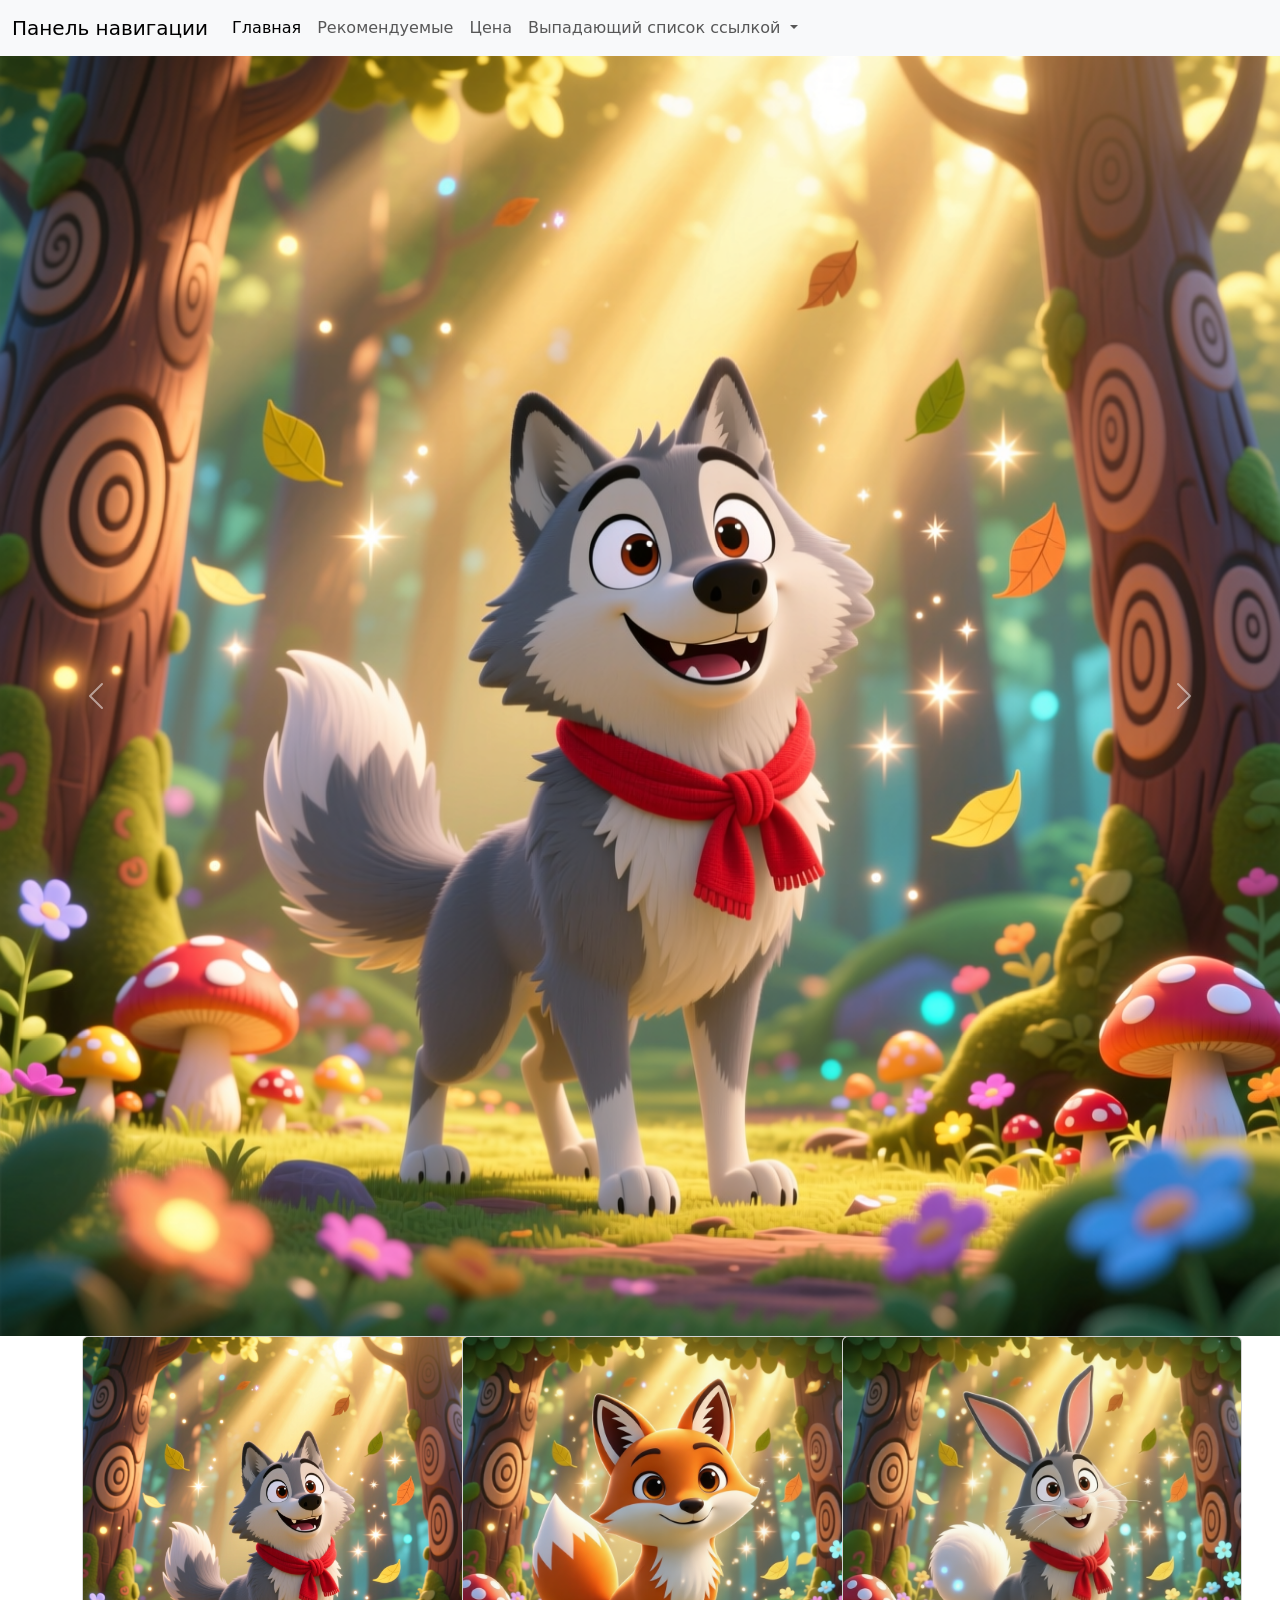
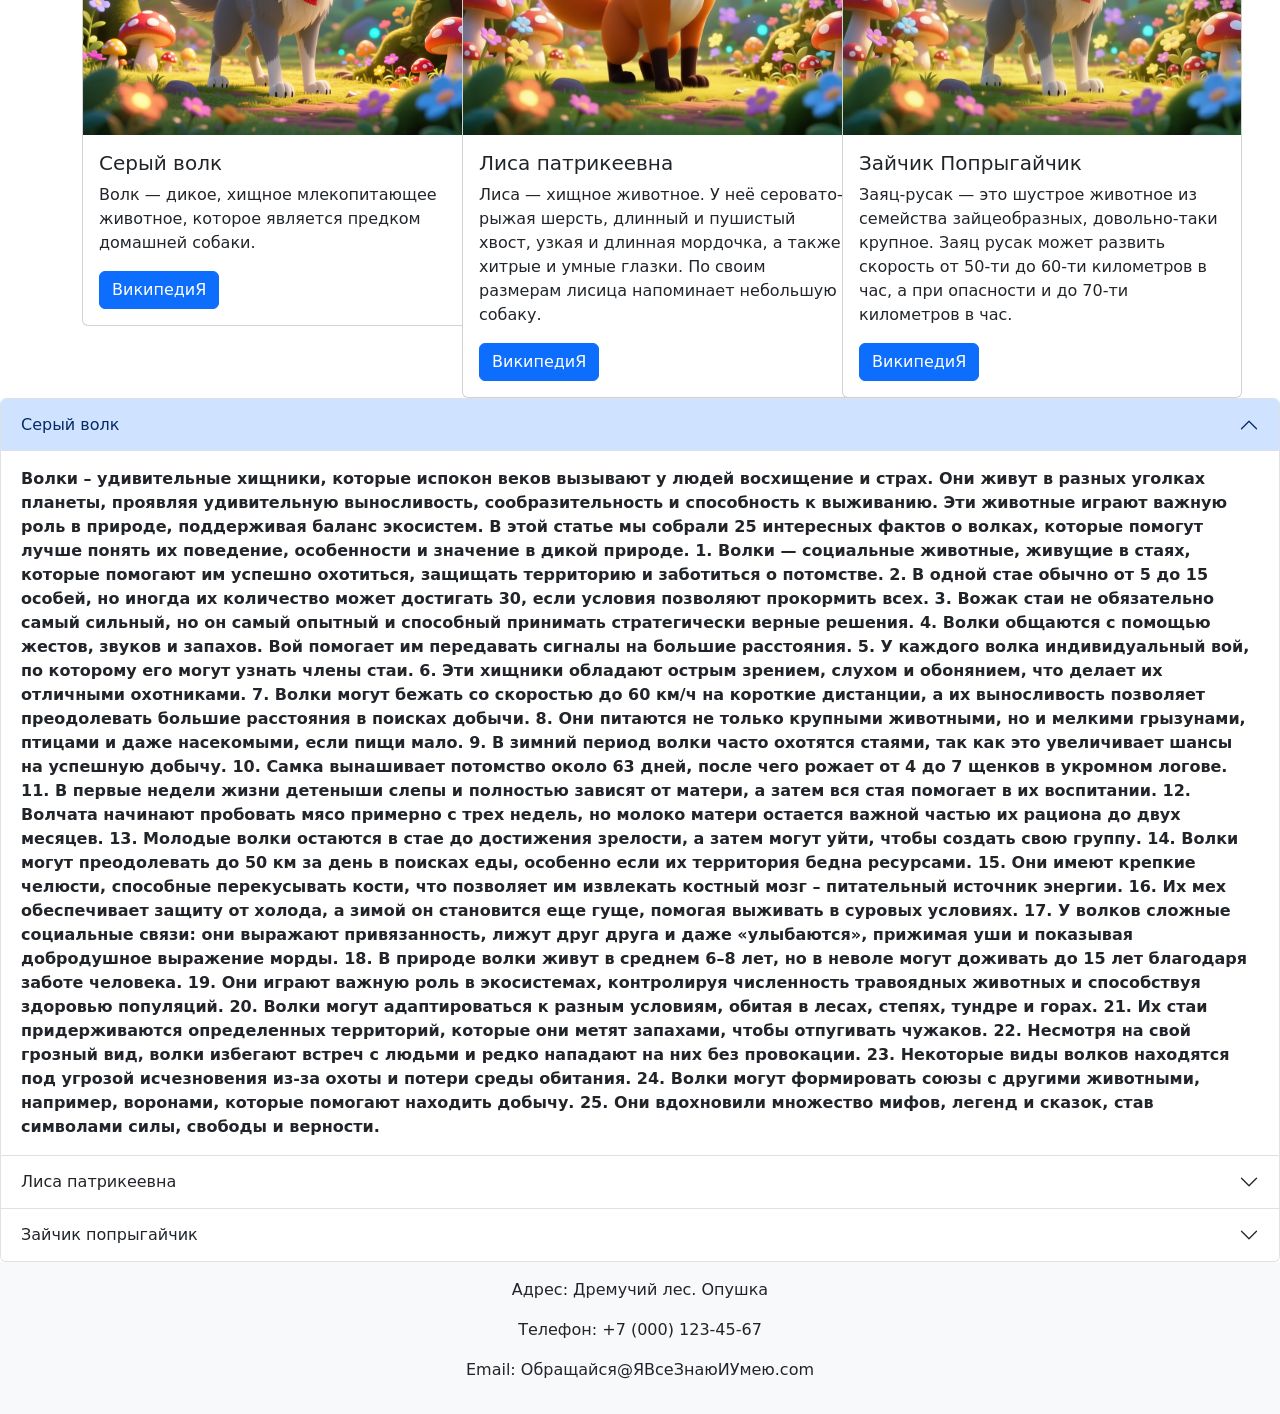
<file: index.html>
<!DOCTYPE html>
<html lang="en">
<head>
    <meta charset="UTF-8">
    <title>Лесные жители</title>
    <link href="https://cdn.jsdelivr.net/npm/bootstrap@5.3.3/dist/css/bootstrap.min.css" rel="stylesheet" integrity="sha384-QWTKZyjpPEjISv5WaRU9OFeRpok6YctnYmDr5pNlyT2bRjXh0JMhjY6hW+ALEwIH" crossorigin="anonymous">
<nav class="navbar navbar-expand-lg bg-body-tertiary">
  <div class="container-fluid">
    <a class="navbar-brand" href="#">Панель навигации</a>
    <button class="navbar-toggler" type="button" data-bs-toggle="collapse" data-bs-target="#navbarNavDropdown" aria-controls="navbarNavDropdown" aria-expanded="false" aria-label="Переключатель навигации">
      <span class="navbar-toggler-icon"></span>
    </button>
    <div class="collapse navbar-collapse" id="navbarNavDropdown">
      <ul class="navbar-nav">
        <li class="nav-item">
          <a class="nav-link active" aria-current="page" href="#">Главная</a>
        </li>
        <li class="nav-item">
          <a class="nav-link" href="#">Рекомендуемые</a>
        </li>
        <li class="nav-item">
          <a class="nav-link" href="#">Цена</a>
        </li>
        <li class="nav-item dropdown">
          <a class="nav-link dropdown-toggle" href="#" role="button" data-bs-toggle="dropdown" aria-expanded="false">
            Выпадающий список ссылкой
          </a>
          <ul class="dropdown-menu">
            <li><a class="dropdown-item" href="#">Действие</a></li>
            <li><a class="dropdown-item" href="#">Другое действие</a></li>
            <li><a class="dropdown-item" href="#">Что-то еще здесь</a></li>
          </ul>
        </li>
      </ul>
    </div>
  </div>
</nav>
</head>


<body>
<div id="carouselExampleAutoplaying" class="carousel slide" data-bs-ride="carousel">
  <div class="carousel-inner">
    <div class="carousel-item active">
      <img src="foto/Волк.png" class="d-block w-100" alt="...">
    </div>
    <div class="carousel-item">
      <img src="foto/Лиса.png" class="d-block w-100" alt="...">
    </div>
    <div class="carousel-item">
      <img src="foto/Заяц.png" class="d-block w-100" alt="...">
    </div>
  </div>
  <button class="carousel-control-prev" type="button" data-bs-target="#carouselExampleAutoplaying" data-bs-slide="prev">
    <span class="carousel-control-prev-icon" aria-hidden="true"></span>
    <span class="visually-hidden">Предыдущий</span>
  </button>
  <button class="carousel-control-next" type="button" data-bs-target="#carouselExampleAutoplaying" data-bs-slide="next">
    <span class="carousel-control-next-icon" aria-hidden="true"></span>
    <span class="visually-hidden">Следующий</span>
  </button>
</div>

<div class="container">
    <div class = "row">
        <div class = "col-sm-12 col-md-6 col-lg-4">
            <div class="card" style="width: 25rem;">
              <img src="foto/Волк.png" class="card-img-top" alt="...">
              <div class="card-body">
                <h5 class="card-title">Серый волк</h5>
                <p class="card-text">Волк — дикое, хищное млекопитающее животное, которое является предком домашней собаки.</p>
                <a href="https://ru.wikipedia.org/wiki/Волк" class="btn btn-primary">ВикипедиЯ</a>
              </div>
            </div>
        </div>
        <div class = "col-sm-12 col-md-6 col-lg-4">
            <div class="card" style="width: 25rem;">
              <img src="foto/Лиса.png" class="card-img-top" alt="...">
              <div class="card-body">
                <h5 class="card-title">Лиса патрикеевна</h5>
                <p class="card-text">Лиса — хищное животное. У неё серовато-рыжая шерсть, длинный и пушистый хвост, узкая и длинная мордочка, а также хитрые и умные глазки. По своим размерам лисица напоминает небольшую собаку.</p>
                <a href="https://ru.wikipedia.org/wiki/Обыкновенная_лисица" class="btn btn-primary">ВикипедиЯ</a>
              </div>
            </div>
        </div>
        <div class = "col-sm-12 col-md-6 col-lg-4">
            <div class="card" style="width: 25rem;">
              <img src="foto/Заяц.png" class="card-img-top" alt="...">
              <div class="card-body">
                <h5 class="card-title">Зайчик Попрыгайчик</h5>
                <p class="card-text">Заяц-русак — это шустрое животное из семейства зайцеобразных, довольно-таки крупное. Заяц русак может развить скорость от 50-ти до 60-ти километров в час, а при опасности и до 70-ти километров в час.</p>
                <a href="https://ru.wikipedia.org/wiki/Зайцы" class="btn btn-primary">ВикипедиЯ</a>
              </div>
            </div>
        </div>
    </div>
</div>

<div class="accordion" id="accordionExample">
  <div class="accordion-item">
    <h2 class="accordion-header">
      <button class="accordion-button" type="button" data-bs-toggle="collapse" data-bs-target="#collapseOne" aria-expanded="true" aria-controls="collapseOne">
        Серый волк
      </button>
    </h2>
    <div id="collapseOne" class="accordion-collapse collapse show" data-bs-parent="#accordionExample">
      <div class="accordion-body">
        <strong>Волки – удивительные хищники, которые испокон веков вызывают у людей восхищение и страх. Они живут в разных уголках планеты, проявляя удивительную выносливость, сообразительность и способность к выживанию. Эти животные играют важную роль в природе, поддерживая баланс экосистем. В этой статье мы собрали 25 интересных фактов о волках, которые помогут лучше понять их поведение, особенности и значение в дикой природе.

1. Волки — социальные животные, живущие в стаях, которые помогают им успешно охотиться, защищать территорию и заботиться о потомстве.

2. В одной стае обычно от 5 до 15 особей, но иногда их количество может достигать 30, если условия позволяют прокормить всех.

3. Вожак стаи не обязательно самый сильный, но он самый опытный и способный принимать стратегически верные решения.

4. Волки общаются с помощью жестов, звуков и запахов. Вой помогает им передавать сигналы на большие расстояния.

5. У каждого волка индивидуальный вой, по которому его могут узнать члены стаи.

6. Эти хищники обладают острым зрением, слухом и обонянием, что делает их отличными охотниками.

7. Волки могут бежать со скоростью до 60 км/ч на короткие дистанции, а их выносливость позволяет преодолевать большие расстояния в поисках добычи.

8. Они питаются не только крупными животными, но и мелкими грызунами, птицами и даже насекомыми, если пищи мало.

9. В зимний период волки часто охотятся стаями, так как это увеличивает шансы на успешную добычу.

10. Самка вынашивает потомство около 63 дней, после чего рожает от 4 до 7 щенков в укромном логове.

11. В первые недели жизни детеныши слепы и полностью зависят от матери, а затем вся стая помогает в их воспитании.

12. Волчата начинают пробовать мясо примерно с трех недель, но молоко матери остается важной частью их рациона до двух месяцев.

13. Молодые волки остаются в стае до достижения зрелости, а затем могут уйти, чтобы создать свою группу.

14. Волки могут преодолевать до 50 км за день в поисках еды, особенно если их территория бедна ресурсами.

15. Они имеют крепкие челюсти, способные перекусывать кости, что позволяет им извлекать костный мозг – питательный источник энергии.

16. Их мех обеспечивает защиту от холода, а зимой он становится еще гуще, помогая выживать в суровых условиях.

17. У волков сложные социальные связи: они выражают привязанность, лижут друг друга и даже «улыбаются», прижимая уши и показывая добродушное выражение морды.

18. В природе волки живут в среднем 6–8 лет, но в неволе могут доживать до 15 лет благодаря заботе человека.

19. Они играют важную роль в экосистемах, контролируя численность травоядных животных и способствуя здоровью популяций.

20. Волки могут адаптироваться к разным условиям, обитая в лесах, степях, тундре и горах.

21. Их стаи придерживаются определенных территорий, которые они метят запахами, чтобы отпугивать чужаков.

22. Несмотря на свой грозный вид, волки избегают встреч с людьми и редко нападают на них без провокации.

23. Некоторые виды волков находятся под угрозой исчезновения из-за охоты и потери среды обитания.

24. Волки могут формировать союзы с другими животными, например, воронами, которые помогают находить добычу.

25. Они вдохновили множество мифов, легенд и сказок, став символами силы, свободы и верности.</strong>
      </div>
    </div>
  </div>
  <div class="accordion-item">
    <h2 class="accordion-header">
      <button class="accordion-button collapsed" type="button" data-bs-toggle="collapse" data-bs-target="#collapseTwo" aria-expanded="false" aria-controls="collapseTwo">
        Лиса патрикеевна
      </button>
    </h2>
    <div id="collapseTwo" class="accordion-collapse collapse" data-bs-parent="#accordionExample">
      <div class="accordion-body">
        <strong>Лисы — одни из самых загадочных и умных животных на нашей планете. Их часто называют хитрыми, и не зря: они умеют ловко избегать опасности, находить еду в самых неожиданных местах и быстро приспосабливаться к изменениям в природе. Эти животные живут в разных уголках мира и поражают своим разнообразием, поведением и внешним видом. В этой статье мы собрали 26 интересных фактов о лисах, которые помогут лучше понять этих удивительных существ. Вы узнаете, где живёт лиса, чем она питается, сколько лет может прожить, как выглядит, к какому семейству относится и какие виды лис существуют.

1. Лисица обыкновенная — самый распространённый вид лис на планете. Она живёт как в дикой природе, так и рядом с человеческими поселениями.

2. Многие удивляются, как выглядит лиса. У неё вытянутое тело, пушистый хвост, заострённые уши и густая шерсть, которая может быть рыжей, серой или даже белой в зависимости от региона.

3. У лис отличный слух — они способны услышать, как мышь шуршит под снегом. Это помогает им охотиться даже зимой.

4. Чем питается лиса? В рацион входят грызуны, птицы, насекомые, ягоды и даже остатки человеческой еды. Лисы всеядны и легко адаптируются к разным источникам пищи.

5. Интересно узнать, где живет лиса. Она предпочитает леса, степи, горы, а иногда — окраины городов. Жилищем может стать как собственноручно вырытая нора, так и заброшенные лисьи или барсучьи логова.

6. Лиса относится к какому семейству? Она является представителем семейства псовых, в которое входят также волки, шакалы и домашние собаки. Несмотря на внешние отличия, всех этих животных объединяют общие черты, такие как острое обоняние, схожее строение тела и особенности поведения. Лисы унаследовали от своих ближайших родственников отличную способность к выживанию и адаптации в самых разных условиях.

7. В мире насчитывается около 40 подвидов этих животных. Все они входят в категорию виды лис, среди которых есть фенек, арктическая, тибетская и другие редкие представители.

8. Лисы — одни из самых умных представителей семейства псовых. Они умеют решать задачи, связанные с поиском пищи, и иногда даже проявляют хитрость, отвлекая добычу.

9. Ответ на вопрос «Сколько живут лисы?» зависит от условий. В дикой природе средняя продолжительность жизни — около 3–5 лет, но в неволе они могут дожить до 12–14 лет.

10. В момент опасности лисы издают пронзительные звуки, напоминающие крик. Это служит предупреждением для других животных.

11. Лисица обыкновенная — единственный представитель рода, чей ареал охватывает почти всю Евразию и Северную Америку. Её легко приспособить к разным климатическим условиям.

12. Когда рождаются лисята, они слепые и полностью зависят от матери. Первые недели она почти не покидает нору, оберегая потомство.

13. Лисы умеют прыгать очень высоко и далеко, что помогает им ловить птиц или преодолевать препятствия на пути к добыче.

14. Некоторые учёные полагают, что лисы могут планировать свои действия. Это подтверждается наблюдениями в дикой природе.

15. Вопрос «Чем питается лиса?» интересует многих. Помимо животных и фруктов, лиса может употреблять грибы, коренья и даже мелких рептилий.

16. В тундре где живет лиса — это снежные укрытия и норы, которые она роет в склонах. Такой дом защищает её от холода и хищников.

17. Удивительно, как выглядит лиса в разных странах: в Канаде у неё серо-бурый мех, в Египте — почти песочный, а в Арктике — снежно-белый.

18. Среди таких животных, как волки и шакалы, лисы — наиболее одиночные. Они предпочитают жить и охотиться в одиночку.

19. В разных культурах лиса символизирует хитрость, ум и даже магические силы. Её образ часто встречается в мифах и легендах.

20. Сколько живут лисы в дикой природе, зависит от среды, болезней и количества пищи. Однако большинство из них не доживает до старости.

21. В число видов лис входит и лиса-корсак, обитающая в степях Азии. Её отличает светлая шерсть и крупные уши.

22. Иногда лиса может занять чужую нору, если та пуста. Но чаще всего она предпочитает вырыть жильё самостоятельно.

23. Лисица обыкновенная может передвигаться бесшумно, благодаря мягким подушечкам на лапах. Это даёт ей преимущество при охоте.

24. Как выглядит лиса в движении — это изящество и лёгкость. Она двигается грациозно, быстро и почти бесшумно.

25. Некоторые спрашивают, где живет лиса зимой. Ответ — в тёплой норе, устланной листьями и травой, которую она готовит заранее.

26. Многие биологи изучают чем питается лиса в разные сезоны. Зимой основное — грызуны и падаль, летом — ягоды, насекомые и птицы.

Лисы — это не просто красивые звери с пушистыми хвостами. Они удивляют своим умом, ловкостью и способностью жить в самых разных условиях — от лесов и степей до городских окраин. Мы узнали, где живёт лиса, чем питается, как выглядит, к какому семейству относится и сколько живут лисы. Каждый вид этих животных уникален, и вместе они показывают, насколько разнообразной может быть природа. Надеемся, что эти факты помогли вам взглянуть на лис по-новому и захотеть узнать о них ещё больше..</strong>
      </div>
    </div>
  </div>
  <div class="accordion-item">
    <h2 class="accordion-header">
      <button class="accordion-button collapsed" type="button" data-bs-toggle="collapse" data-bs-target="#collapseThree" aria-expanded="false" aria-controls="collapseThree">
        Зайчик попрыгайчик
      </button>
    </h2>
    <div id="collapseThree" class="accordion-collapse collapse" data-bs-parent="#accordionExample">
      <div class="accordion-body">
        <strong>1. Зайцы очень распространены, живут практически везде, кроме антарктиды. Думаю при наличии еды, и там бы приспособились.

2. Зайцы очень плодовиты. Зайчиха может давать до 5 пометов за год. Именно по этому охотники до сих пор всех не перестреляли.

3. У зайцев очень сильно развиты задние лапы, а еще у них большие когти на них. Я слышал случаи, когда раненый заяц сильно травмировал охотников как раз задними лапами.

4. У зайцев есть территория, которой они придерживаются. И если Вы где-то встретили зайца, то высока вероятность встретить его там еще раз. Исключения - голодные годы, когда зайцы много мигрируют.

5. Зайцы быстро бегают, до 70км/ч. Хотя делают они это только в случае серьезной опасности.

6. Зайцы очень умело путают следы, постоянно пересекают свои же тропы. Распутать следы зайца очень не просто. Несколько раз пытался - не получилось.

7. Зайцев называют "Косым", но на деле это не так.

8. Предупреждая сородичей об опасности, зайцы могут "барабанить". Они бьют передними лапами, создавая шум.

9. Не многие знают, но Заяц-беляк, это вид зайца. И они белые только зимой.

10. Благодаря большим ушам, заяц избегает перегрева летом.</strong>
      </div>
    </div>
  </div>
</div>

<footer class="bg-light text-center py-3">
    <p>Адрес: Дремучий лес. Опушка</p>
    <p>Телефон: +7 (000) 123-45-67</p>
    <p>Email: Обращайся@ЯВсеЗнаюИУмею.com</p>
</footer>
    <script src="https://cdn.jsdelivr.net/npm/bootstrap@5.3.3/dist/js/bootstrap.bundle.min.js" integrity="sha384-YvpcrYf0tY3lHB60NNkmXc5s9fDVZLESaAA55NDzOxhy9GkcIdslK1eN7N6jIeHz" crossorigin="anonymous"></script>
</body>
</html>
</file>
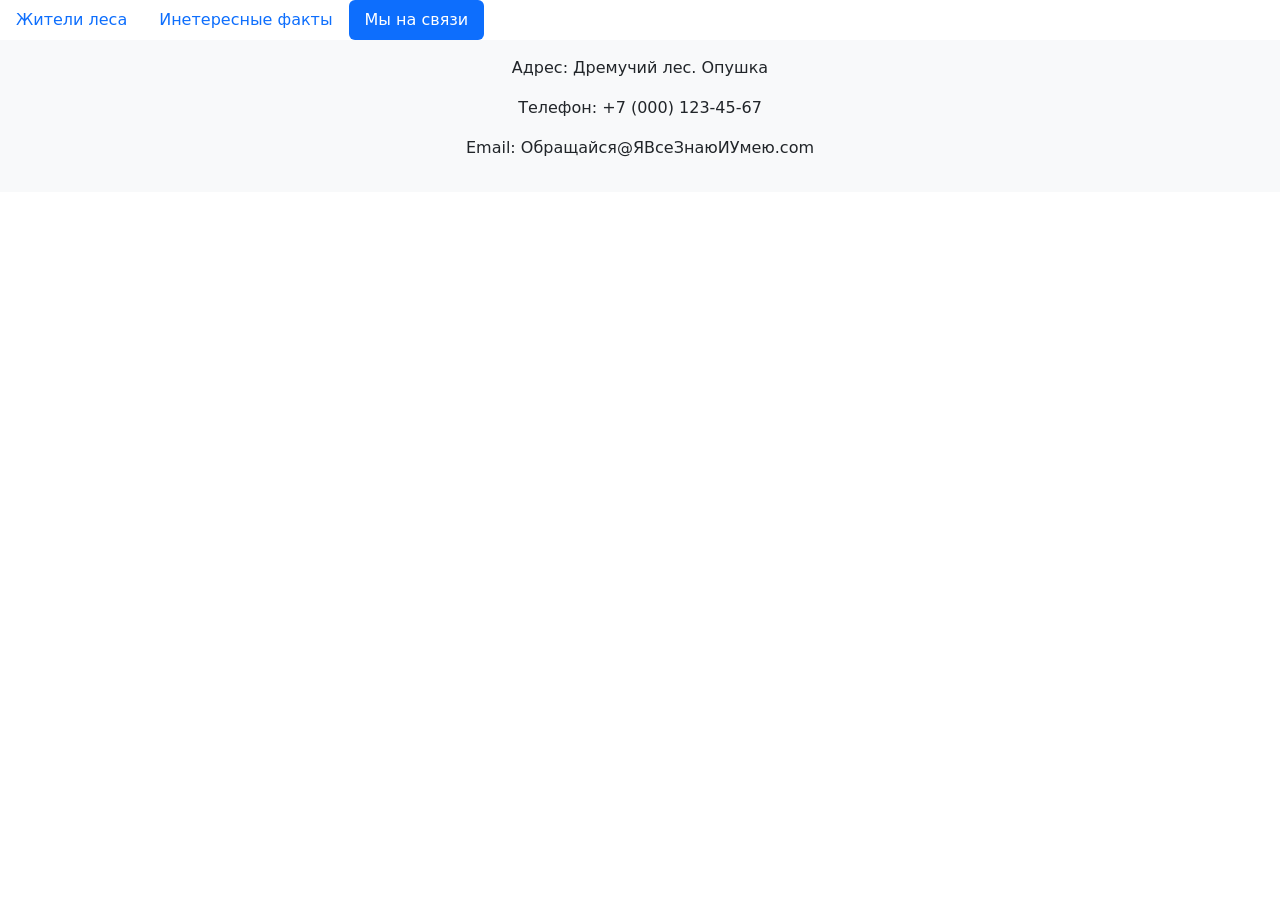
<file: templates/contact.html>
<!DOCTYPE html>
<html lang="en">
<head>
    <meta charset="UTF-8">
    <title>Наши контакты</title>
    <link href="https://cdn.jsdelivr.net/npm/bootstrap@5.3.3/dist/css/bootstrap.min.css" rel="stylesheet" integrity="sha384-QWTKZyjpPEjISv5WaRU9OFeRpok6YctnYmDr5pNlyT2bRjXh0JMhjY6hW+ALEwIH" crossorigin="anonymous">

</head>


<body>

<ul class="nav nav-pills">
  <li class="nav-item">
    <a class="nav-link" aria-current="page" href="/">Жители леса</a>
  </li>
  <li class="nav-item">
    <a class="nav-link" href="/info/">Инетересные факты</a>
  </li>
  <li class="nav-item">
    <a class="nav-link active" href="/contact/">Мы на связи</a>
  </li>
</ul>


<footer class="bg-light text-center py-3">
    <p>Адрес: Дремучий лес. Опушка</p>
    <p>Телефон: +7 (000) 123-45-67</p>
    <p>Email: Обращайся@ЯВсеЗнаюИУмею.com</p>
</footer>
    <script src="https://cdn.jsdelivr.net/npm/bootstrap@5.3.3/dist/js/bootstrap.bundle.min.js" integrity="sha384-YvpcrYf0tY3lHB60NNkmXc5s9fDVZLESaAA55NDzOxhy9GkcIdslK1eN7N6jIeHz" crossorigin="anonymous"></script>
</body>
</html>
</file>
